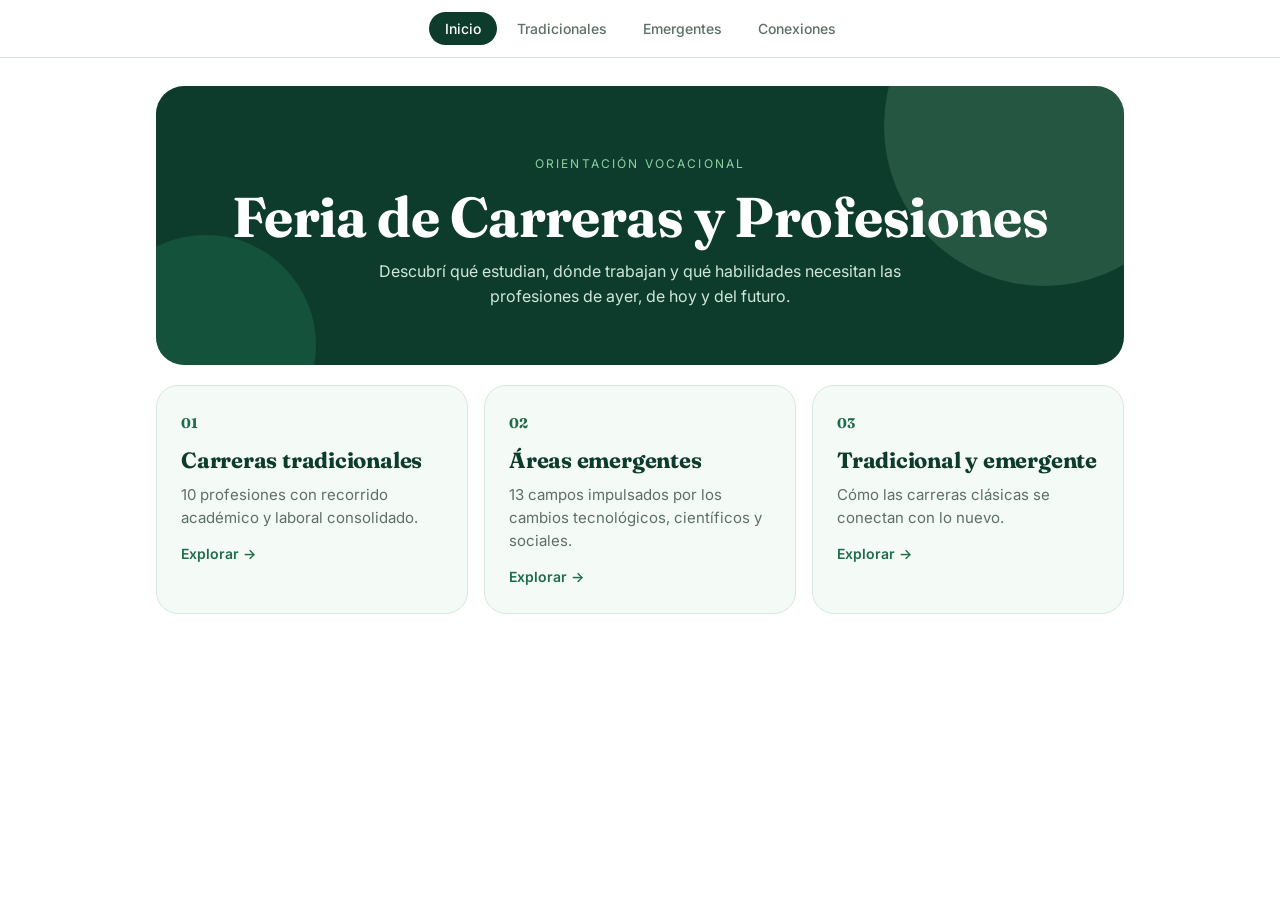
<file: index.html>
<!DOCTYPE html>
<html lang="es"><head><meta charset="utf-8">
<meta name="viewport" content="width=device-width, initial-scale=1, viewport-fit=cover">
<title>Feria de Carreras y Profesiones</title>
<link rel="stylesheet" href="https://fonts.googleapis.com/css2?family=Fraunces:wght@500;700&family=Inter:wght@400;500;600&display=swap">
<link rel="stylesheet" href="estilos.css">
</head>
<body>
<nav><a href="index.html" class=on>Inicio</a><a href="tradicionales.html">Tradicionales</a><a href="emergentes.html">Emergentes</a><a href="conexiones.html">Conexiones</a></nav>
<main>
<section>
  <div class="hero"><span class="eyebrow">Orientación vocacional</span><h1>Feria de Carreras y Profesiones</h1><p>Descubrí qué estudian, dónde trabajan y qué habilidades necesitan las profesiones de ayer, de hoy y del futuro.</p></div>
  <div class="cards">
    <a class="big-card" style="--i:0" href="tradicionales.html"><span class="num">01</span><h3>Carreras tradicionales</h3><p>10 profesiones con recorrido académico y laboral consolidado.</p><span class="go">Explorar →</span></a>
    <a class="big-card" style="--i:1" href="emergentes.html"><span class="num">02</span><h3>Áreas emergentes</h3><p>13 campos impulsados por los cambios tecnológicos, científicos y sociales.</p><span class="go">Explorar →</span></a>
    <a class="big-card" style="--i:2" href="conexiones.html"><span class="num">03</span><h3>Tradicional y emergente</h3><p>Cómo las carreras clásicas se conectan con lo nuevo.</p><span class="go">Explorar →</span></a>
  </div>
</section>
</main>
</body></html>
</file>
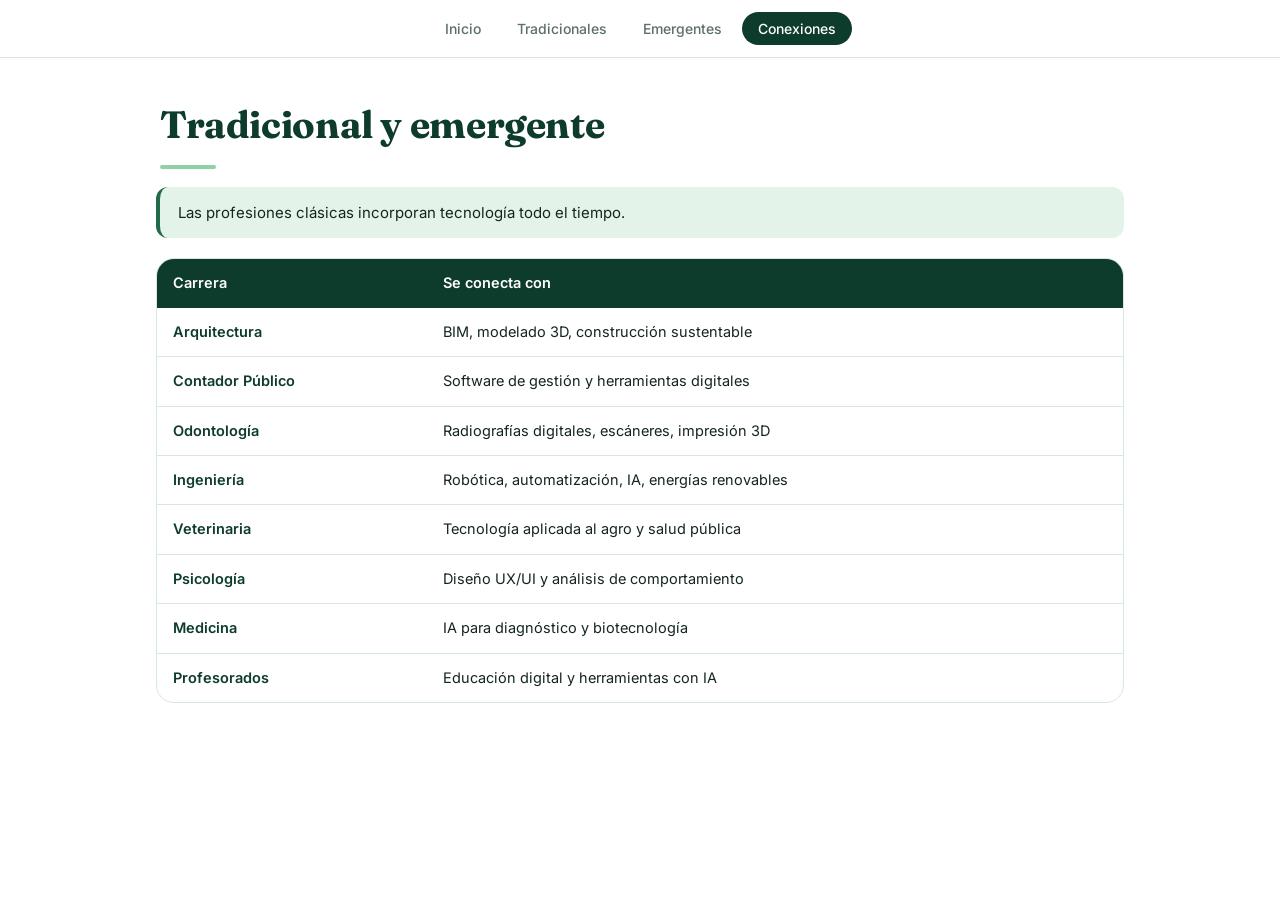
<file: conexiones.html>
<!DOCTYPE html>
<html lang="es"><head><meta charset="utf-8">
<meta name="viewport" content="width=device-width, initial-scale=1, viewport-fit=cover">
<title>Tradicional y emergente</title>
<link rel="stylesheet" href="https://fonts.googleapis.com/css2?family=Fraunces:wght@500;700&family=Inter:wght@400;500;600&display=swap">
<link rel="stylesheet" href="estilos.css">
</head>
<body>
<nav><a href="index.html">Inicio</a><a href="tradicionales.html">Tradicionales</a><a href="emergentes.html">Emergentes</a><a href="conexiones.html" class=on>Conexiones</a></nav>
<main>
<section>
  <div class="head"><h2>Tradicional y emergente</h2><div class="line"></div></div>
  <div class="def">Las profesiones clásicas incorporan tecnología todo el tiempo.</div>
  <div class="wrap"><table class="cmp"><thead><tr><th>Carrera</th><th>Se conecta con</th></tr></thead><tbody><tr><th>Arquitectura</th><td>BIM, modelado 3D, construcción sustentable</td></tr><tr><th>Contador Público</th><td>Software de gestión y herramientas digitales</td></tr><tr><th>Odontología</th><td>Radiografías digitales, escáneres, impresión 3D</td></tr><tr><th>Ingeniería</th><td>Robótica, automatización, IA, energías renovables</td></tr><tr><th>Veterinaria</th><td>Tecnología aplicada al agro y salud pública</td></tr><tr><th>Psicología</th><td>Diseño UX/UI y análisis de comportamiento</td></tr><tr><th>Medicina</th><td>IA para diagnóstico y biotecnología</td></tr><tr><th>Profesorados</th><td>Educación digital y herramientas con IA</td></tr></tbody></table></div>
</section>
</main>
</body></html>
</file>
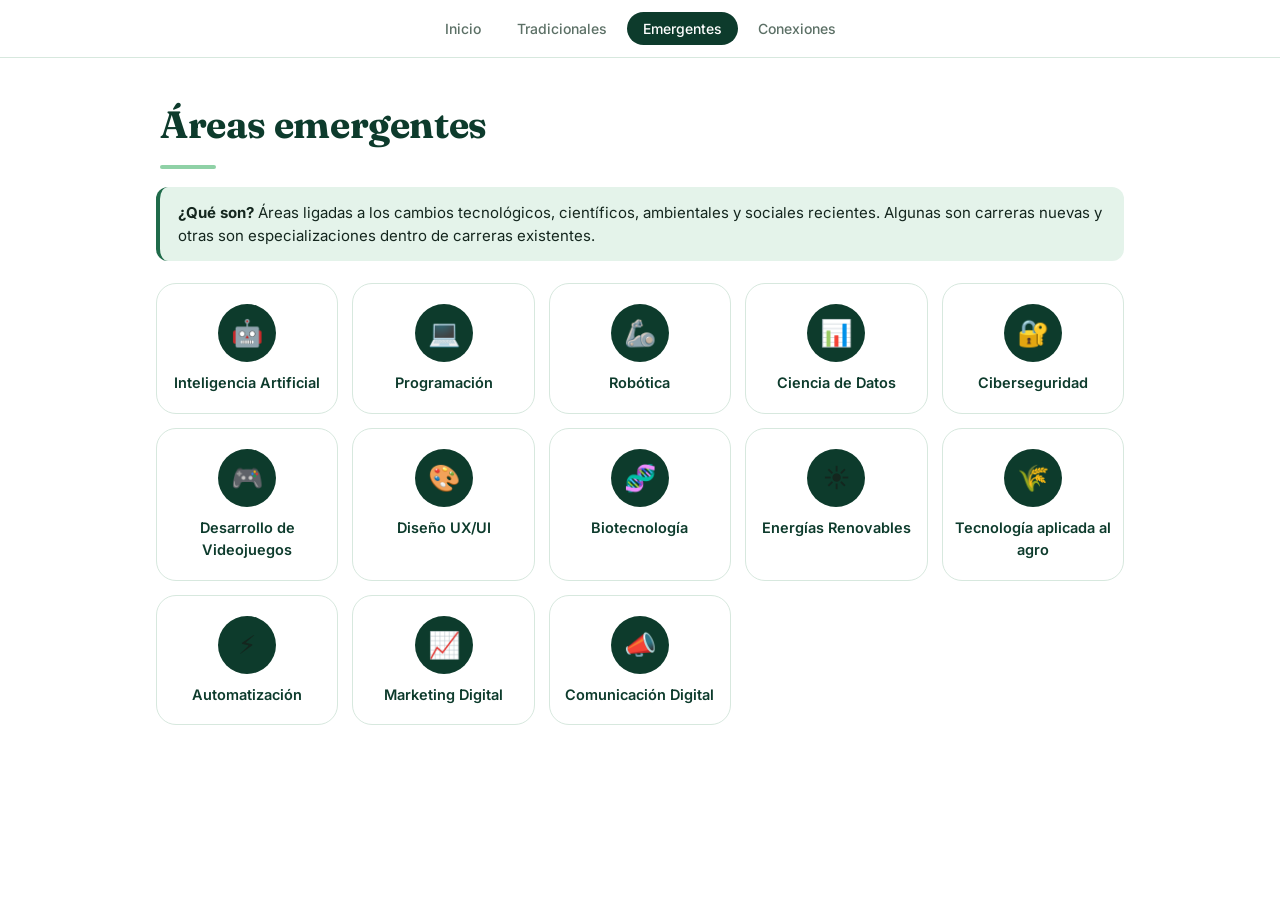
<file: emergentes.html>
<!DOCTYPE html>
<html lang="es"><head><meta charset="utf-8">
<meta name="viewport" content="width=device-width, initial-scale=1, viewport-fit=cover">
<title>Áreas emergentes</title>
<link rel="stylesheet" href="https://fonts.googleapis.com/css2?family=Fraunces:wght@500;700&family=Inter:wght@400;500;600&display=swap">
<link rel="stylesheet" href="estilos.css">
</head>
<body>
<nav><a href="index.html">Inicio</a><a href="tradicionales.html">Tradicionales</a><a href="emergentes.html" class=on>Emergentes</a><a href="conexiones.html">Conexiones</a></nav>
<main>
<section class="emer">
  <div class="head"><h2>Áreas emergentes</h2><div class="line"></div></div>
  <div class="def"><b>¿Qué son?</b> Áreas ligadas a los cambios tecnológicos, científicos, ambientales y sociales recientes. Algunas son carreras nuevas y otras son especializaciones dentro de carreras existentes.</div>
<div class="grid" id="g2"><a class="tile" style="--i:0" href="#inteligencia-artificial"><span class="ic">🤖</span><span class="n">Inteligencia Artificial</span></a><a class="tile" style="--i:1" href="#programacion"><span class="ic">💻</span><span class="n">Programación</span></a><a class="tile" style="--i:2" href="#robotica"><span class="ic">🦾</span><span class="n">Robótica</span></a><a class="tile" style="--i:3" href="#ciencia-de-datos"><span class="ic">📊</span><span class="n">Ciencia de Datos</span></a><a class="tile" style="--i:4" href="#ciberseguridad"><span class="ic">🔐</span><span class="n">Ciberseguridad</span></a><a class="tile" style="--i:5" href="#desarrollo-de-videojuegos"><span class="ic">🎮</span><span class="n">Desarrollo de Videojuegos</span></a><a class="tile" style="--i:6" href="#diseno-ux-ui"><span class="ic">🎨</span><span class="n">Diseño UX/UI</span></a><a class="tile" style="--i:7" href="#biotecnologia"><span class="ic">🧬</span><span class="n">Biotecnología</span></a><a class="tile" style="--i:8" href="#energias-renovables"><span class="ic">☀️</span><span class="n">Energías Renovables</span></a><a class="tile" style="--i:9" href="#tecnologia-aplicada-al-agro"><span class="ic">🌾</span><span class="n">Tecnología aplicada al agro</span></a><a class="tile" style="--i:10" href="#automatizacion"><span class="ic">⚡</span><span class="n">Automatización</span></a><a class="tile" style="--i:11" href="#marketing-digital"><span class="ic">📈</span><span class="n">Marketing Digital</span></a><a class="tile" style="--i:12" href="#comunicacion-digital"><span class="ic">📣</span><span class="n">Comunicación Digital</span></a></div>
<div class="modal" id="inteligencia-artificial"><a class="back" href="#" aria-label="Cerrar"></a><div class="panel"><a class="x" href="#" aria-label="Cerrar">&times;</a><div class="ic">🤖</div><h2>Inteligencia Artificial</h2><span class="tag e">Área emergente</span><div class="row"><h4>¿Qué es?</h4><p>Tecnología que permite crear sistemas capaces de tareas que requieren capacidades humanas: reconocer patrones, procesar información o generar contenido.</p></div><div class="row"><h4>¿Dónde se trabaja?</h4><p>Medicina, educación, industria, transporte, empresas y entretenimiento.</p></div><div class="row"><h4>Se necesitan</h4><div class="chips"><i>Programación</i><i>Matemática</i><i>Estadística</i><i>Análisis de datos</i></div></div><div class="row"><h4>Dato clave</h4><p>Ejemplo: asistentes virtuales, diagnóstico por imágenes, recomendaciones.Duración aproximada
3 años (tecnicatura) o 4 años (licenciatura).Dónde estudiar en Córdoba
Universidad Provincial de Córdoba (UPC); Universidad Siglo 21.</p></div></div></div>
<div class="modal" id="programacion"><a class="back" href="#" aria-label="Cerrar"></a><div class="panel"><a class="x" href="#" aria-label="Cerrar">&times;</a><div class="ic">💻</div><h2>Programación</h2><span class="tag e">Área emergente</span><div class="row"><h4>¿Qué es?</h4><p>Creación de instrucciones que permiten que computadoras y dispositivos realicen tareas.</p></div><div class="row"><h4>¿Dónde se trabaja?</h4><p>Páginas web, aplicaciones, videojuegos, sistemas empresariales e IA.</p></div><div class="row"><h4>Se necesitan</h4><div class="chips"><i>Python</i><i>JavaScript</i><i>Java</i><i>C++</i></div></div><div class="row"><h4>Dato clave</h4><p>Lógica, resolución de problemas y práctica constante.2 años (tecnicatura) o 5 años (ingeniería)
UTN Facultad Regional Córdoba; Universidad Nacional de Córdoba (UNC).</p></div></div></div>
<div class="modal" id="robotica"><a class="back" href="#" aria-label="Cerrar"></a><div class="panel"><a class="x" href="#" aria-label="Cerrar">&times;</a><div class="ic">🦾</div><h2>Robótica</h2><span class="tag e">Área emergente</span><div class="row"><h4>¿Qué es?</h4><p>Diseño, construcción y programación de robots que realizan tareas de forma autónoma o asistida.</p></div><div class="row"><h4>¿Dónde se trabaja?</h4><p>Industria, medicina (cirugía asistida), exploración, logística y educación.</p></div><div class="row"><h4>Se necesitan</h4><div class="chips"><i>Electrónica</i><i>Programación</i><i>Mecánica</i><i>Creatividad</i></div></div><div class="row"><h4>Dato clave</h4><p>Se vincula con Ingeniería Mecánica, Electrónica e Informática.3 años aproximadamente (formación técnica relacionada) o 5 años (ingeniería)
.UTN Facultad Regional Córdoba; Universidad Siglo 21.</p></div></div></div>
<div class="modal" id="ciencia-de-datos"><a class="back" href="#" aria-label="Cerrar"></a><div class="panel"><a class="x" href="#" aria-label="Cerrar">&times;</a><div class="ic">📊</div><h2>Ciencia de Datos</h2><span class="tag e">Área emergente</span><div class="row"><h4>¿Qué es?</h4><p>Recolectar, ordenar y analizar grandes cantidades de datos para encontrar patrones y tomar mejores decisiones.</p></div><div class="row"><h4>¿Dónde se trabaja?</h4><p>Empresas, bancos, salud, deportes, gobierno e investigación.</p></div><div class="row"><h4>Se necesitan</h4><div class="chips"><i>Estadística</i><i>Programación</i><i>Pensamiento crítico</i><i>Visualización</i></div></div><div class="row"><h4>Dato clave</h4><p>Es la base de muchos sistemas de inteligencia artificial.3 años (tecnicatura)
Universidad Provincial de Córdoba (UPC); Colegio Universitario IES.</p></div></div></div>
<div class="modal" id="ciberseguridad"><a class="back" href="#" aria-label="Cerrar"></a><div class="panel"><a class="x" href="#" aria-label="Cerrar">&times;</a><div class="ic">🔐</div><h2>Ciberseguridad</h2><span class="tag e">Área emergente</span><div class="row"><h4>¿Qué es?</h4><p>Protege sistemas, redes y datos de ataques, robos de información y fraudes digitales.</p></div><div class="row"><h4>¿Dónde se trabaja?</h4><p>Empresas, bancos, organismos públicos, consultoras y equipos de respuesta a incidentes.</p></div><div class="row"><h4>Se necesitan</h4><div class="chips"><i>Redes</i><i>Programación</i><i>Atención al detalle</i><i>Ética</i></div></div><div class="row"><h4>Dato clave</h4><p>Cada vez hay más demanda de profesionales.3 años (tecnicatura) o 4 años (licenciatura)
UPC; Universidad Siglo 21.</p></div></div></div>
<div class="modal" id="desarrollo-de-videojuegos"><a class="back" href="#" aria-label="Cerrar"></a><div class="panel"><a class="x" href="#" aria-label="Cerrar">&times;</a><div class="ic">🎮</div><h2>Desarrollo de Videojuegos</h2><span class="tag e">Área emergente</span><div class="row"><h4>¿Qué es?</h4><p>Diseño y creación de videojuegos: programación, arte, sonido, historia y jugabilidad.</p></div><div class="row"><h4>¿Dónde se trabaja?</h4><p>Estudios de videojuegos, empresas de entretenimiento, educación y proyectos independientes.</p></div><div class="row"><h4>Se necesitan</h4><div class="chips"><i>Programación</i><i>Diseño</i><i>Creatividad</i><i>Trabajo en equipo</i></div></div><div class="row"><h4>Dato clave</h4><p>Combina arte y tecnología; se usan motores como Unity o Unreal.2 años (tecnicatura universitaria)
UPC, Facultad de Arte y Diseño.</p></div></div></div>
<div class="modal" id="diseno-ux-ui"><a class="back" href="#" aria-label="Cerrar"></a><div class="panel"><a class="x" href="#" aria-label="Cerrar">&times;</a><div class="ic">🎨</div><h2>Diseño UX/UI</h2><span class="tag e">Área emergente</span><div class="row"><h4>¿Qué es?</h4><p>Diseña la experiencia (UX) y la interfaz (UI) de apps y sitios web para que sean fáciles, útiles y atractivos.</p></div><div class="row"><h4>¿Dónde se trabaja?</h4><p>Empresas de tecnología, agencias, startups y trabajo freelance.</p></div><div class="row"><h4>Se necesitan</h4><div class="chips"><i>Empatía con el usuario</i><i>Diseño visual</i><i>Investigación</i><i>Prototipado</i></div></div><div class="row"><h4>Dato clave</h4><p>Une psicología, diseño y tecnología.3 años aproximadamente (carreras relacionadas con diseño)
Universidad Provincial de Córdoba; otras instituciones con carreras de diseño digital.</p></div></div></div>
<div class="modal" id="biotecnologia"><a class="back" href="#" aria-label="Cerrar"></a><div class="panel"><a class="x" href="#" aria-label="Cerrar">&times;</a><div class="ic">🧬</div><h2>Biotecnología</h2><span class="tag e">Área emergente</span><div class="row"><h4>¿Qué es?</h4><p>Usa organismos vivos y procesos biológicos para crear productos y soluciones en salud, alimentos y ambiente.</p></div><div class="row"><h4>¿Dónde se trabaja?</h4><p>Laboratorios, industria farmacéutica, agro, alimentos e investigación.</p></div><div class="row"><h4>Se necesitan</h4><div class="chips"><i>Biología</i><i>Química</i><i>Método científico</i><i>Observación</i></div></div><div class="row"><h4>Dato clave</h4><p>Ejemplos: vacunas, biocombustibles, mejoramiento de cultivos.4 a 5 años (carreras universitarias relacionadas)
UNC, Facultad de Ciencias Químicas; también existen tecnicaturas relacionadas en otras instituciones.</p></div></div></div>
<div class="modal" id="energias-renovables"><a class="back" href="#" aria-label="Cerrar"></a><div class="panel"><a class="x" href="#" aria-label="Cerrar">&times;</a><div class="ic">☀️</div><h2>Energías Renovables</h2><span class="tag e">Área emergente</span><div class="row"><h4>¿Qué es?</h4><p>Genera energía a partir de fuentes limpias: solar, eólica, hidráulica y biomasa.</p></div><div class="row"><h4>¿Dónde se trabaja?</h4><p>Parques solares y eólicos, empresas de energía, instalaciones y organismos públicos.</p></div><div class="row"><h4>Se necesitan</h4><div class="chips"><i>Ingeniería</i><i>Cuidado ambiental</i><i>Planificación</i><i>Conocimiento técnico</i></div></div><div class="row"><h4>Dato clave</h4><p>Clave frente al cambio climático.3 años aproximadamente (formación técnica) o más en especializaciones de ingeniería
UTN Facultad Regional Córdoba, con formación de posgrado relacionada con energías renovables.</p></div></div></div>
<div class="modal" id="tecnologia-aplicada-al-agro"><a class="back" href="#" aria-label="Cerrar"></a><div class="panel"><a class="x" href="#" aria-label="Cerrar">&times;</a><div class="ic">🌾</div><h2>Tecnología aplicada al agro</h2><span class="tag e">Área emergente</span><div class="row"><h4>¿Qué es?</h4><p>Usa drones, sensores, GPS y datos para producir más y cuidar los recursos (agricultura de precisión).</p></div><div class="row"><h4>¿Dónde se trabaja?</h4><p>Campos, empresas agropecuarias, cooperativas y empresas de tecnología.</p></div><div class="row"><h4>Se necesitan</h4><div class="chips"><i>Agronomía</i><i>Datos</i><i>Electrónica</i><i>Sustentabilidad</i></div></div><div class="row"><h4>Dato clave</h4><p>Muy relevante en regiones productivas como Córdoba.3 años aproximadamente (tecnicaturas relacionadas) o 5 años (ingenierías)
UNC, Facultad de Ciencias Agropecuarias; UTN, según la especialidad elegida.</p></div></div></div>
<div class="modal" id="automatizacion"><a class="back" href="#" aria-label="Cerrar"></a><div class="panel"><a class="x" href="#" aria-label="Cerrar">&times;</a><div class="ic">⚡</div><h2>Automatización</h2><span class="tag e">Área emergente</span><div class="row"><h4>¿Qué es?</h4><p>Hace que máquinas y procesos funcionen solos o con mínima intervención humana.</p></div><div class="row"><h4>¿Dónde se trabaja?</h4><p>Fábricas, logística, energía, domótica y empresas industriales.</p></div><div class="row"><h4>Se necesitan</h4><div class="chips"><i>Electrónica</i><i>Programación</i><i>Lógica</i><i>Resolución de problemas</i></div></div><div class="row"><h4>Dato clave</h4><p>Se relaciona con Ingeniería y Robótica.2 años para el ciclo de licenciatura de la UTN; la formación previa tiene una duración adicional
UTN Facultad Regional Córdoba.</p></div></div></div>
<div class="modal" id="marketing-digital"><a class="back" href="#" aria-label="Cerrar"></a><div class="panel"><a class="x" href="#" aria-label="Cerrar">&times;</a><div class="ic">📈</div><h2>Marketing Digital</h2><span class="tag e">Área emergente</span><div class="row"><h4>¿Qué es?</h4><p>Promociona productos, marcas o servicios en internet: redes, buscadores, email y publicidad online.</p></div><div class="row"><h4>¿Dónde se trabaja?</h4><p>Agencias, empresas, emprendimientos y trabajo independiente.</p></div><div class="row"><h4>Se necesitan</h4><div class="chips"><i>Creatividad</i><i>Análisis de métricas</i><i>Comunicación</i><i>Redacción</i></div></div><div class="row"><h4>Dato clave</h4><p>Combina estrategia, diseño y datos.2 años (tecnicatura)
UPC; UTN Facultad Regional Córdoba ofrece carreras relacionadas con marketing digital y comercio electrónico.</p></div></div></div>
<div class="modal" id="comunicacion-digital"><a class="back" href="#" aria-label="Cerrar"></a><div class="panel"><a class="x" href="#" aria-label="Cerrar">&times;</a><div class="ic">📣</div><h2>Comunicación Digital</h2><span class="tag e">Área emergente</span><div class="row"><h4>¿Qué es?</h4><p>Crea y gestiona contenidos y mensajes para medios digitales, redes sociales y comunidades online.</p></div><div class="row"><h4>¿Dónde se trabaja?</h4><p>Medios, empresas, organismos públicos, ONG y creadores de contenido.</p></div><div class="row"><h4>Se necesitan</h4><div class="chips"><i>Redacción</i><i>Edición audiovisual</i><i>Creatividad</i><i>Pensamiento crítico</i></div></div><div class="row"><h4>Dato clave</h4><p>Cambió la forma de informar y de relacionarse con el público.3 a 4 años aproximadamente, según la carrera
UNC, Facultad de Ciencias de la Comunicación; Universidad Siglo 21, según la orientación elegida.</p></div></div></div>
</section>
</main>
</body></html>
</file>
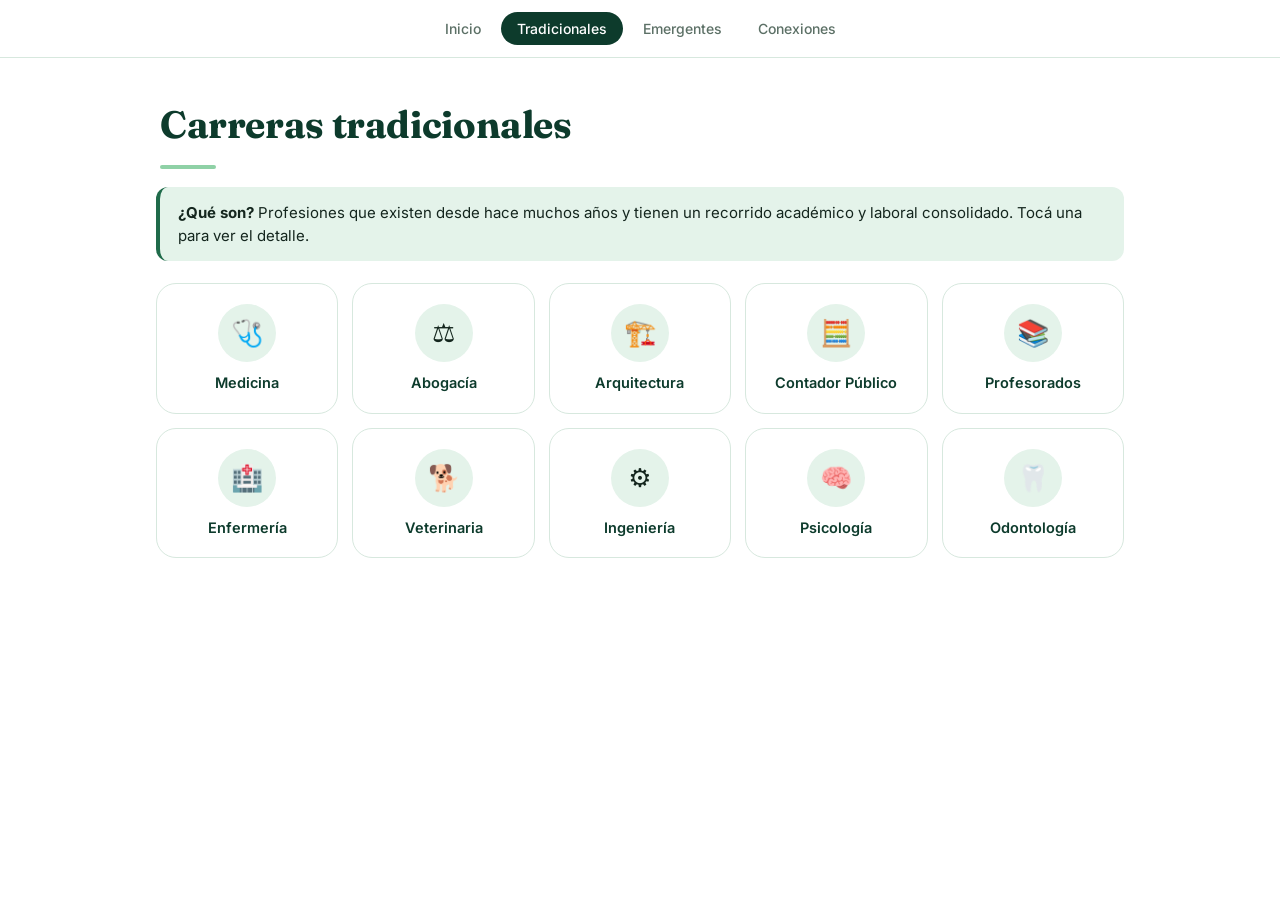
<file: tradicionales.html>
<!DOCTYPE html>
<html lang="es"><head><meta charset="utf-8">
<meta name="viewport" content="width=device-width, initial-scale=1, viewport-fit=cover">
<title>Carreras tradicionales</title>
<link rel="stylesheet" href="https://fonts.googleapis.com/css2?family=Fraunces:wght@500;700&family=Inter:wght@400;500;600&display=swap">
<link rel="stylesheet" href="estilos.css">
</head>
<body>
<nav><a href="index.html">Inicio</a><a href="tradicionales.html" class=on>Tradicionales</a><a href="emergentes.html">Emergentes</a><a href="conexiones.html">Conexiones</a></nav>
<main>
<section class="trad">
  <div class="head"><h2>Carreras tradicionales</h2><div class="line"></div></div>
  <div class="def"><b>¿Qué son?</b> Profesiones que existen desde hace muchos años y tienen un recorrido académico y laboral consolidado. Tocá una para ver el detalle.</div>
<div class="grid" id="g1"><a class="tile" style="--i:0" href="#medicina"><span class="ic">🩺</span><span class="n">Medicina</span></a><a class="tile" style="--i:1" href="#abogacia"><span class="ic">⚖️</span><span class="n">Abogacía</span></a><a class="tile" style="--i:2" href="#arquitectura"><span class="ic">🏗️</span><span class="n">Arquitectura</span></a><a class="tile" style="--i:3" href="#contador-publico"><span class="ic">🧮</span><span class="n">Contador Público</span></a><a class="tile" style="--i:4" href="#profesorados"><span class="ic">📚</span><span class="n">Profesorados</span></a><a class="tile" style="--i:5" href="#enfermeria"><span class="ic">🏥</span><span class="n">Enfermería</span></a><a class="tile" style="--i:6" href="#veterinaria"><span class="ic">🐕</span><span class="n">Veterinaria</span></a><a class="tile" style="--i:7" href="#ingenieria"><span class="ic">⚙️</span><span class="n">Ingeniería</span></a><a class="tile" style="--i:8" href="#psicologia"><span class="ic">🧠</span><span class="n">Psicología</span></a><a class="tile" style="--i:9" href="#odontologia"><span class="ic">🦷</span><span class="n">Odontología</span></a></div>
<div class="modal" id="medicina"><a class="back" href="#" aria-label="Cerrar"></a><div class="panel"><a class="x" href="#" aria-label="Cerrar">&times;</a><div class="ic">🩺</div><h2>Medicina</h2><span class="tag">Carrera tradicional</span><div class="row"><h4>¿Qué estudia?</h4><p>El cuerpo humano, las enfermedades, su prevención, diagnóstico y tratamiento.</p></div><div class="row"><h4>¿Dónde se trabaja?</h4><p>Hospitales, clínicas, centros de salud, investigación y atención particular.</p></div><div class="row"><h4>Habilidades</h4><div class="chips"><i>Responsabilidad</i><i>Análisis</i><i>Empatía</i><i>Toma de decisiones</i></div></div><div class="row"><h4>Dato clave</h4><p>Duración: entre 6 y 7 años,  universidad UNC, Facultad de Ciencias Médicas. Es fundamental para la prevención y atención de la salud.</p></div></div></div>
<div class="modal" id="abogacia"><a class="back" href="#" aria-label="Cerrar"></a><div class="panel"><a class="x" href="#" aria-label="Cerrar">&times;</a><div class="ic">⚖️</div><h2>Abogacía</h2><span class="tag">Carrera tradicional</span><div class="row"><h4>¿Qué estudia?</h4><p>Las leyes, normas y sistemas jurídicos.</p></div><div class="row"><h4>¿Dónde se trabaja?</h4><p>Estudios jurídicos, empresas, organismos públicos, tribunales y asesorías.</p></div><div class="row"><h4>Habilidades</h4><div class="chips"><i>Comunicación</i><i>Argumentación</i><i>Análisis</i><i>Comprensión de textos</i></div></div><div class="row"><h4>Dato clave</h4><p>Áreas: derecho penal, laboral, civil, comercial, familiar, entre otras.5 años
UNC, Facultad de Derecho.Universidad Nacional de Córdoba</p></div></div></div>
<div class="modal" id="arquitectura"><a class="back" href="#" aria-label="Cerrar"></a><div class="panel"><a class="x" href="#" aria-label="Cerrar">&times;</a><div class="ic">🏗️</div><h2>Arquitectura</h2><span class="tag">Carrera tradicional</span><div class="row"><h4>¿Qué estudia?</h4><p>El diseño, planificación y construcción de edificios y espacios.</p></div><div class="row"><h4>¿Dónde se trabaja?</h4><p>Estudios de arquitectura, constructoras, organismos públicos y proyectos independientes.</p></div><div class="row"><h4>Habilidades</h4><div class="chips"><i>Creatividad</i><i>Dibujo</i><i>Planificación</i><i>Conocimiento técnico</i></div></div><div class="row"><h4>Dato clave</h4><p>Hoy usa herramientas digitales, modelado 3D, BIM y tecnologías de construcción sustentable.5 años  UNC, Facultad de Arquitectura, Urbanismo y Diseño.Universidad Nacional de Córdoba</p></div></div></div>
<div class="modal" id="contador-publico"><a class="back" href="#" aria-label="Cerrar"></a><div class="panel"><a class="x" href="#" aria-label="Cerrar">&times;</a><div class="ic">🧮</div><h2>Contador Público</h2><span class="tag">Carrera tradicional</span><div class="row"><h4>¿Qué estudia?</h4><p>Contabilidad, impuestos, finanzas, costos y administración económica.</p></div><div class="row"><h4>¿Dónde se trabaja?</h4><p>Empresas, estudios contables, bancos, organismos públicos o de forma independiente.</p></div><div class="row"><h4>Habilidades</h4><div class="chips"><i>Organización</i><i>Precisión</i><i>Análisis numérico</i><i>Conocimiento económico</i></div></div><div class="row"><h4>Dato clave</h4><p>Cada vez usa más software de gestión y herramientas digitales.5 añosUNC, Facultad de Ciencias Económicas.</p></div></div></div>
<div class="modal" id="profesorados"><a class="back" href="#" aria-label="Cerrar"></a><div class="panel"><a class="x" href="#" aria-label="Cerrar">&times;</a><div class="ic">📚</div><h2>Profesorados</h2><span class="tag">Carrera tradicional</span><div class="row"><h4>¿Qué estudia?</h4><p>La formación necesaria para enseñar una materia o área.</p></div><div class="row"><h4>¿Dónde se trabaja?</h4><p>Escuelas, institutos educativos y otros espacios de enseñanza.</p></div><div class="row"><h4>Habilidades</h4><div class="chips"><i>Comunicación</i><i>Organización</i><i>Paciencia</i><i>Saber explicar</i></div></div><div class="row"><h4>Dato clave</h4><p>Ejemplos: Matemática, Lengua, Historia, Inglés, Educación Física. Forman a las nuevas generaciones.4 a 5 años, según la especialidad UNC Facultad de Filosofía y Humanidades; Facultad de Matemática, Astronomía, Física y Computación (FAMAF); y UPC.</p></div></div></div>
<div class="modal" id="enfermeria"><a class="back" href="#" aria-label="Cerrar"></a><div class="panel"><a class="x" href="#" aria-label="Cerrar">&times;</a><div class="ic">🏥</div><h2>Enfermería</h2><span class="tag">Carrera tradicional</span><div class="row"><h4>¿Qué estudia?</h4><p>El cuidado y atención de pacientes, la prevención de enfermedades y la promoción de la salud.</p></div><div class="row"><h4>¿Dónde se trabaja?</h4><p>Hospitales, clínicas, centros de salud, residencias y atención domiciliaria.</p></div><div class="row"><h4>Habilidades</h4><div class="chips"><i>Responsabilidad</i><i>Empatía</i><i>Trabajo en equipo</i><i>Conocimientos sanitarios</i></div></div><div class="row"><h4>Dato clave</h4><p>Existen tecnicaturas y carreras universitarias, por eso la duración varía.3 años (tecnicatura) o 5 años (licenciatura)UPC, para la Tecnicatura Superior; Instituto Universitario de Ciencias Biomédicas de Córdoba (IUCBC), para la Licenciatura.</p></div></div></div>
<div class="modal" id="veterinaria"><a class="back" href="#" aria-label="Cerrar"></a><div class="panel"><a class="x" href="#" aria-label="Cerrar">&times;</a><div class="ic">🐕</div><h2>Veterinaria</h2><span class="tag">Carrera tradicional</span><div class="row"><h4>¿Qué estudia?</h4><p>La salud, enfermedades, prevención y tratamiento de animales.</p></div><div class="row"><h4>¿Dónde se trabaja?</h4><p>Clínicas veterinarias, laboratorios, producción animal, organismos públicos e investigación.</p></div><div class="row"><h4>Habilidades</h4><div class="chips"><i>Conocimiento científico</i><i>Observación</i><i>Responsabilidad</i></div></div><div class="row"><h4>Dato clave</h4><p>También interviene en la producción de alimentos y en la salud pública.5 a 6 años, según el plan Universidad Católica de Córdoba (UCC)
</p></div></div></div>
<div class="modal" id="ingenieria"><a class="back" href="#" aria-label="Cerrar"></a><div class="panel"><a class="x" href="#" aria-label="Cerrar">&times;</a><div class="ic">⚙️</div><h2>Ingeniería</h2><span class="tag">Carrera tradicional</span><div class="row"><h4>¿Qué estudia?</h4><p>Aplica conocimientos científicos y matemáticos para resolver problemas.</p></div><div class="row"><h4>¿Dónde se trabaja?</h4><p>Industria, construcción, tecnología, energía, empresas y proyectos de investigación.</p></div><div class="row"><h4>Habilidades</h4><div class="chips"><i>Mecánica</i><i>Civil</i><i>Electrónica</i><i>Industrial</i><i>Informática</i><i>Química</i></div></div><div class="row"><h4>Dato clave</h4><p>Muchas ramas se relacionan con robótica, automatización, IA y energías renovables.5 años aproximadamenteUNC, Facultad de Ciencias Exactas, Físicas y Naturales; UTN Facultad Regional Córdoba.</p></div></div></div>
<div class="modal" id="psicologia"><a class="back" href="#" aria-label="Cerrar"></a><div class="panel"><a class="x" href="#" aria-label="Cerrar">&times;</a><div class="ic">🧠</div><h2>Psicología</h2><span class="tag">Carrera tradicional</span><div class="row"><h4>¿Qué estudia?</h4><p>El comportamiento, los procesos mentales y las emociones de las personas.</p></div><div class="row"><h4>¿Dónde se trabaja?</h4><p>Consultorios, hospitales, escuelas, empresas, instituciones e investigación.</p></div><div class="row"><h4>Habilidades</h4><div class="chips"><i>Escucha</i><i>Comunicación</i><i>Análisis</i><i>Comprensión de las personas</i></div></div><div class="row"><h4>Dato clave</h4><p>Áreas: clínica, educacional, laboral, social, deportiva, entre otras.5 años UNC, Facultad de Psicología.</p></div></div></div>
<div class="modal" id="odontologia"><a class="back" href="#" aria-label="Cerrar"></a><div class="panel"><a class="x" href="#" aria-label="Cerrar">&times;</a><div class="ic">🦷</div><h2>Odontología</h2><span class="tag">Carrera tradicional</span><div class="row"><h4>¿Qué estudia?</h4><p>La salud de los dientes, la boca y estructuras relacionadas.</p></div><div class="row"><h4>¿Dónde se trabaja?</h4><p>Consultorios, clínicas, hospitales, instituciones educativas e investigación.</p></div><div class="row"><h4>Habilidades</h4><div class="chips"><i>Precisión</i><i>Manualidad</i><i>Prevención</i><i>Responsabilidad</i></div></div><div class="row"><h4>Dato clave</h4><p>Incluye prevención, diagnóstico y tratamientos. Usa radiografías digitales, escáneres e impresión 3D.5 años UNC, Facultad de Odontología.</p></div></div></div>
</section>
</main>
</body></html>
</file>
<file: estilos.css>
:root{--g1:#0d3b2c;--g2:#1f6b4a;--g3:#8fd1a6;--g4:#e4f3ea;--g5:#f4faf6;--w:#fff;--tx:#14261e;--mu:#5c7066;--bd:#d7e8de;--e:cubic-bezier(.2,.8,.2,1);box-sizing:border-box;padding-top:env(safe-area-inset-top,0px);padding-bottom:env(safe-area-inset-bottom,0px)}
*{box-sizing:border-box}
html{scroll-padding-top:env(safe-area-inset-top,0px);scroll-behavior:smooth}
body{margin:0;background:var(--w);color:var(--tx);font-family:Inter,system-ui,-apple-system,"Segoe UI",sans-serif;line-height:1.55}
h1,h2,h3{font-family:Fraunces,Georgia,"Times New Roman",serif;color:var(--g1);font-weight:700;letter-spacing:-.01em}
nav{position:sticky;top:env(safe-area-inset-top,0px);z-index:5;display:flex;gap:4px;justify-content:center;flex-wrap:wrap;padding:12px;background:rgba(255,255,255,.88);backdrop-filter:blur(10px);border-bottom:1px solid var(--bd)}
nav a{position:relative;display:inline-block;text-decoration:none;border:0;background:none;color:var(--mu);padding:8px 16px;font:500 14px Inter,system-ui,sans-serif;cursor:pointer;border-radius:99px;transition:color .3s,background .3s}
nav a:hover{background:var(--g4);color:var(--g1)}
nav a.on{background:var(--g1);color:#fff}
main{max-width:1000px;margin:0 auto;padding:20px 16px 56px}
@view-transition{navigation:auto}
main>section{animation:in .55s var(--e)}
@keyframes in{from{opacity:0;transform:translateY(18px)}to{opacity:1;transform:none}}
.hero{position:relative;overflow:hidden;background:var(--g1);color:#fff;border-radius:28px;padding:64px 24px 56px;text-align:center;margin-top:8px}
.hero:before,.hero:after{content:"";position:absolute;border-radius:50%;background:var(--g3);opacity:.18;animation:fl 9s ease-in-out infinite}
.hero:before{width:320px;height:320px;top:-120px;right:-80px}
.hero:after{width:220px;height:220px;bottom:-90px;left:-60px;background:var(--g2);opacity:.5;animation-delay:-4s}
@keyframes fl{50%{transform:translate(-18px,16px) scale(1.06)}}
.eyebrow{position:relative;display:inline-block;font-size:12px;letter-spacing:.18em;text-transform:uppercase;color:var(--g3);margin-bottom:12px}
.hero h1{position:relative;color:#fff;font-size:clamp(32px,7vw,56px);margin:0 0 12px;line-height:1.1}
.hero p{position:relative;max-width:560px;margin:0 auto;color:#cfe8d9}
.cards{display:grid;grid-template-columns:repeat(auto-fit,minmax(250px,1fr));gap:16px;margin-top:20px}
.big-card{display:block;text-decoration:none;text-align:left;background:var(--g5);border:1px solid var(--bd);border-radius:22px;padding:24px;cursor:pointer;font:inherit;color:var(--tx);transition:transform .4s var(--e),box-shadow .4s,background .4s;animation:in .7s var(--e) both;animation-delay:calc(var(--i)*.12s + .2s)}
.big-card:hover{transform:translateY(-6px);background:var(--g4);box-shadow:0 18px 36px -18px rgba(13,59,44,.35)}
.big-card .num{font:700 14px Fraunces,Georgia,serif;color:var(--g2)}
.big-card h3{margin:8px 0 6px;font-size:22px}
.big-card p{margin:0;color:var(--mu);font-size:15px}
.big-card .go{display:inline-block;margin-top:14px;color:var(--g2);font-weight:600;font-size:14px;transition:transform .3s}
.big-card:hover .go{transform:translateX(6px)}
.head{padding:18px 4px 4px}
.head h2{font-size:clamp(26px,5vw,38px);margin:0}
.head .line{width:56px;height:4px;border-radius:4px;background:var(--g3);margin:10px 0 14px}
.def{background:var(--g4);border-left:4px solid var(--g2);border-radius:12px;padding:14px 18px;font-size:15px;color:var(--tx)}
.grid{display:grid;grid-template-columns:repeat(auto-fill,minmax(158px,1fr));gap:14px;margin-top:22px}
.tile{display:block;text-decoration:none;background:var(--w);border:1px solid var(--bd);border-radius:20px;padding:20px 12px 18px;text-align:center;cursor:pointer;color:var(--tx);font:inherit;transition:transform .35s var(--e),box-shadow .35s,border-color .35s,background .35s;animation:in .6s var(--e) both;animation-delay:calc(var(--i)*.05s)}
.tile:hover{transform:translateY(-6px);border-color:var(--g3);box-shadow:0 16px 30px -16px rgba(13,59,44,.4);background:var(--g5)}
.tile .ic{display:grid;place-items:center;width:58px;height:58px;margin:0 auto 10px;border-radius:50%;background:var(--g4);font-size:26px;transition:transform .4s var(--e),background .4s}
.tile:hover .ic{transform:scale(1.12) rotate(-6deg);background:var(--g3)}
.tile .n{display:block;font-weight:600;font-size:14.5px;color:var(--g1)}
.emer .tile .ic{background:var(--g1)}
.emer .tile:hover .ic{background:var(--g2)}
.modal{position:fixed;inset:0;background:rgba(13,59,44,.55);backdrop-filter:blur(4px);display:flex;align-items:center;justify-content:center;padding:16px;z-index:10;opacity:0;visibility:hidden;transition:opacity .35s,visibility .35s}
.modal:target{opacity:1;visibility:visible}
.panel{background:var(--w);border-radius:26px;max-width:560px;width:100%;max-height:88vh;overflow:auto;padding:30px;position:relative;transform:translateY(24px) scale(.96);transition:transform .45s var(--e)}
.modal:target .panel{transform:none}
.panel .x{display:grid;place-items:center;text-decoration:none;position:absolute;top:14px;right:16px;width:34px;height:34px;border:0;border-radius:50%;background:var(--g4);color:var(--g1);font-size:20px;cursor:pointer;transition:background .3s,transform .3s}
.panel .x:hover{background:var(--g3);transform:rotate(90deg)}
.panel .ic{display:grid;place-items:center;width:68px;height:68px;border-radius:50%;background:var(--g4);font-size:32px;margin-bottom:12px}
.panel h2{margin:0 0 8px;font-size:30px}
.tag{display:inline-block;font-size:12px;font-weight:600;padding:4px 12px;border-radius:99px;background:var(--g4);color:var(--g2)}
.tag.e{background:var(--g1);color:#fff}
.row{margin-top:18px;padding-top:14px;border-top:1px solid var(--bd)}
.row h4{margin:0 0 4px;font-size:12px;text-transform:uppercase;letter-spacing:.12em;color:var(--g2)}
.row p{margin:0}
.chips{display:flex;flex-wrap:wrap;gap:6px;margin-top:6px}
.chips i{font-style:normal;font-size:13px;background:var(--g4);color:var(--g1);padding:4px 12px;border-radius:99px;transition:background .3s,color .3s}
.chips i:hover{background:var(--g1);color:#fff}
.wrap{overflow-x:auto;margin-top:20px;border:1px solid var(--bd);border-radius:18px}
.cmp{width:100%;border-collapse:collapse;font-size:14.5px}
.cmp th,.cmp td{padding:13px 16px;text-align:left;border-bottom:1px solid var(--bd)}
.cmp tr:last-child th,.cmp tr:last-child td{border-bottom:0}
.cmp thead th{background:var(--g1);color:#fff;font-weight:600}
.cmp tbody th{width:28%;color:var(--g1);font-weight:600}
.cmp tbody tr{transition:background .3s}
.cmp tbody tr:hover{background:var(--g5)}
.links{display:grid;grid-template-columns:repeat(auto-fit,minmax(240px,1fr));gap:14px;margin-top:18px}
.l{background:var(--g1);color:#d8eee2;border-radius:18px;padding:18px 20px;font-size:14.5px}
.l b{display:block;color:var(--g3);margin-bottom:4px;font-family:Fraunces,Georgia,serif;font-size:17px}
@media (prefers-reduced-motion:reduce){*{animation:none!important;transition:none!important}}
.modal .back{position:absolute;inset:0;cursor:default}
</file>
